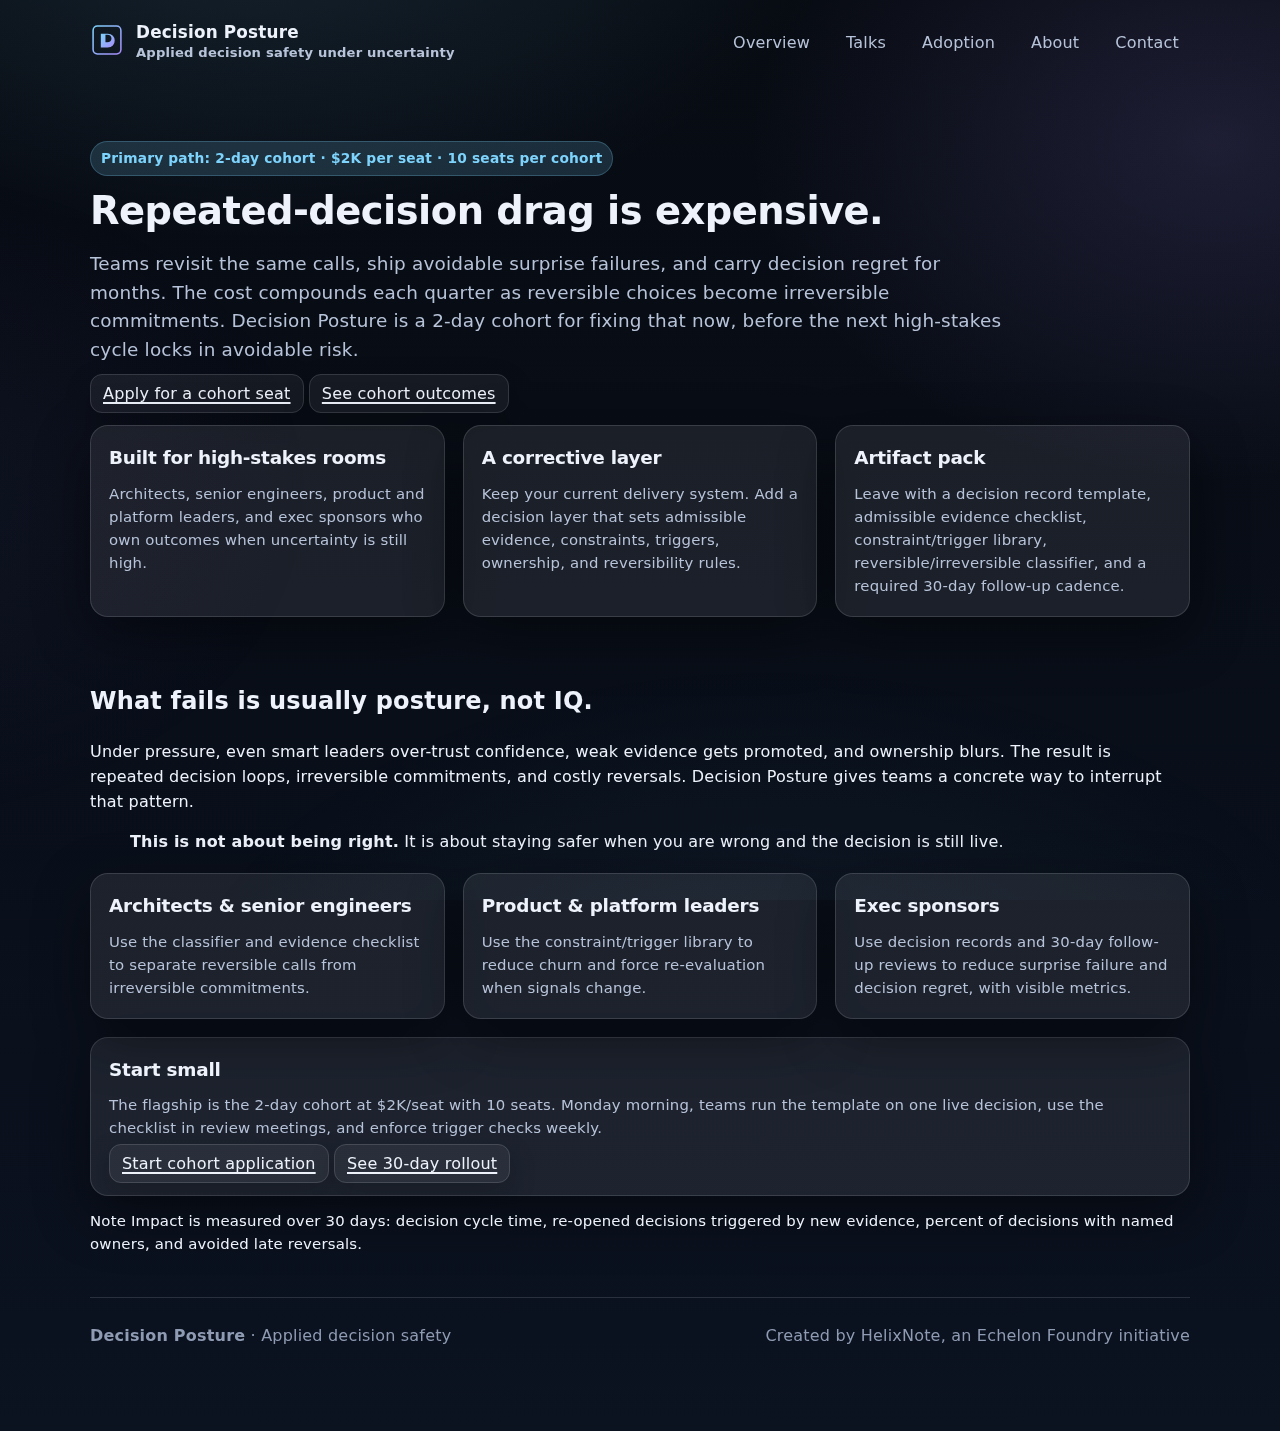
<file: index.html>
<!doctype html>
<html lang="en">
<head>
  <meta charset="utf-8" />
  <meta name="viewport" content="width=device-width, initial-scale=1" />
  <title>Decision Posture — Reduce irreversible risk under uncertainty</title>
  <meta name="description" content="Decision Posture is a 2-day cohort for architects, senior engineers, product/platform leaders, and exec sponsors to cut repeated-decision drag, surprise failure, and decision regret with concrete decision artifacts." />
  <meta property="og:title" content="Decision Posture" />
  <meta property="og:description" content="Applied decision safety for high-stakes environments." />
  <meta property="og:type" content="website" />
  <meta property="og:image" content="assets/logo.svg" />
  <meta name="theme-color" content="#070b12" />
  <link rel="icon" href="assets/logo.svg" type="image/svg+xml" />
  <link rel="stylesheet" href="css/site.css" />
</head>
<body>

  <div class="wrap">
    <header class="site-header" role="banner">
      <div class="brand">
        <a href="index.html" aria-label="Decision Posture home">
          <img src="assets/logo.svg" alt="" width="34" height="34" loading="lazy" />
        </a>
        <div>
          <div class="brand-title">Decision Posture</div>
          <div class="brand-sub">Applied decision safety under uncertainty</div>
        </div>
      </div>
      <nav id="site-nav" class="nav" aria-label="Primary navigation">
        <a href="decision-posture.html" class="active">Overview</a>
        <a href="talks.html">Talks</a>
        <a href="adoption.html">Adoption</a>
        <a href="about.html">About</a>
        <a href="contact.html">Contact</a>
      </nav>
    </header>

    <main id="main">
      <section class="hero">
        <div class="kicker">Primary path: 2-day cohort · $2K per seat · 10 seats per cohort</div>
        <h1>Repeated-decision drag is expensive.</h1>
        <p class="lede">
          Teams revisit the same calls, ship avoidable surprise failures, and carry decision regret for months.
          The cost compounds each quarter as reversible choices become irreversible commitments.
          Decision Posture is a 2-day cohort for fixing that now, before the next high-stakes cycle locks in avoidable risk.
        </p>

        <div class="cta-row">
          <a class="btn btn-primary" href="contact.html">Apply for a cohort seat</a>
          <a class="btn" href="decision-posture.html">See cohort outcomes</a>
        </div>

        <div class="cards">
          <div class="card">
            <h3>Built for high-stakes rooms</h3>
            <p class="small">Architects, senior engineers, product and platform leaders, and exec sponsors who own outcomes when uncertainty is still high.</p>
          </div>
          <div class="card">
            <h3>A corrective layer</h3>
            <p class="small">Keep your current delivery system. Add a decision layer that sets admissible evidence, constraints, triggers, ownership, and reversibility rules.</p>
          </div>
          <div class="card">
            <h3>Artifact pack</h3>
            <p class="small">Leave with a decision record template, admissible evidence checklist, constraint/trigger library, reversible/irreversible classifier, and a required 30-day follow-up cadence.</p>
          </div>
        </div>
      </section>

      <section class="section">
        <div class="content">
          <h2>What fails is usually posture, not IQ.</h2>
          <p>
            Under pressure, even smart leaders over-trust confidence, weak evidence gets promoted, and ownership blurs.
            The result is repeated decision loops, irreversible commitments, and costly reversals.
            Decision Posture gives teams a concrete way to interrupt that pattern.
          </p>

          <blockquote>
            <p><strong>This is not about being right.</strong> It is about staying safer when you are wrong and the decision is still live.</p>
          </blockquote>

          <div class="cards">
            <div class="card">
              <h3>Architects & senior engineers</h3>
              <p class="small">Use the classifier and evidence checklist to separate reversible calls from irreversible commitments.</p>
            </div>
            <div class="card">
              <h3>Product & platform leaders</h3>
              <p class="small">Use the constraint/trigger library to reduce churn and force re-evaluation when signals change.</p>
            </div>
            <div class="card">
              <h3>Exec sponsors</h3>
              <p class="small">Use decision records and 30-day follow-up reviews to reduce surprise failure and decision regret, with visible metrics.</p>
            </div>
          </div>

          <div class="card" style="margin-top:18px">
            <h3>Start small</h3>
            <p class="small">The flagship is the 2-day cohort at $2K/seat with 10 seats. Monday morning, teams run the template on one live decision, use the checklist in review meetings, and enforce trigger checks weekly.</p>
            <div class="cta-row" style="margin-top:12px">
              <a class="btn btn-primary" href="contact.html">Start cohort application</a>
              <a class="btn" href="adoption.html">See 30-day rollout</a>
            </div>
          </div>

          <p class="small" style="margin-top:14px">
            <span class="badge">Note</span>
            Impact is measured over 30 days: decision cycle time, re-opened decisions triggered by new evidence, percent of decisions with named owners, and avoided late reversals.
          </p>
        </div>
      </section>

      <div class="footer" role="contentinfo">
        <span><strong>Decision Posture</strong> · Applied decision safety</span>
        <span>Created by HelixNote, an Echelon Foundry initiative</span>
      </div>
    </main>
  </div>
</body>
</html>
</file>
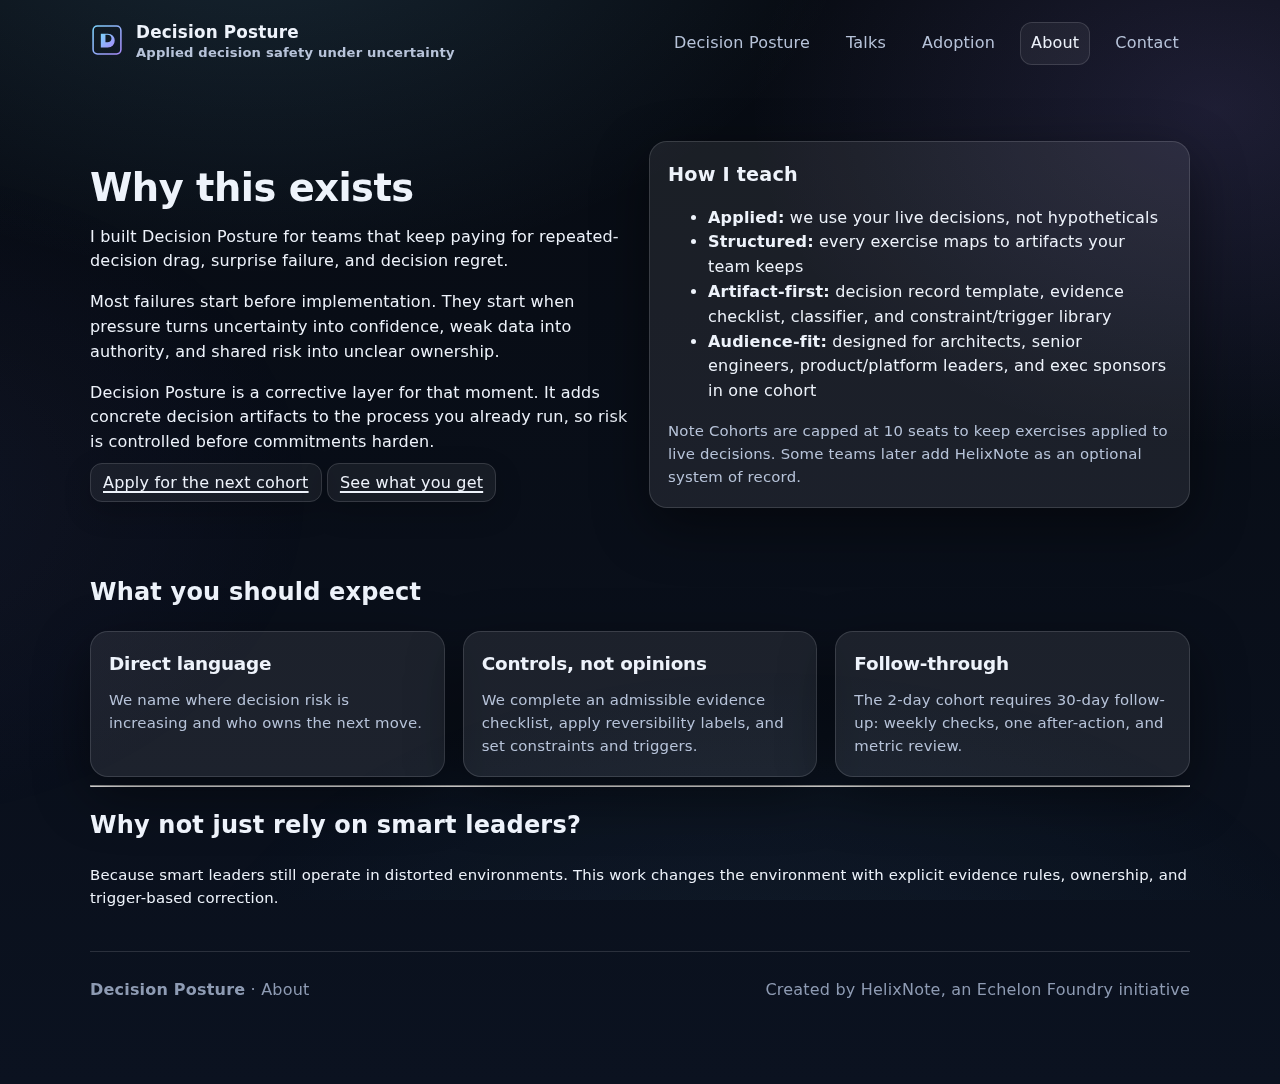
<file: about.html>
<!doctype html>
<html lang="en">
<head>
  <meta charset="utf-8" />
  <meta name="viewport" content="width=device-width, initial-scale=1" />
  <title>About — Decision Posture</title>
  <meta name="description" content="Why Decision Posture exists: reduce irreversible risk, decision regret, and surprise failure with concrete decision artifacts and 30-day follow-up enforcement." />
  <meta property="og:title" content="About — Decision Posture" />
  <meta property="og:description" content="Why this exists and how it's taught." />
  <meta property="og:type" content="website" />
  <meta property="og:image" content="assets/logo.svg" />
  <meta name="theme-color" content="#070b12" />
  <link rel="icon" href="assets/logo.svg" type="image/svg+xml" />
  <link rel="stylesheet" href="css/site.css" />
</head>
<body>
  <div class="wrap">
    <header class="site-header" role="banner">
      <div class="brand">
        <a href="index.html" aria-label="Decision Posture home"><img src="assets/logo.svg" alt="" width="34" height="34" loading="lazy" /></a>
        <div>
          <div class="brand-title">Decision Posture</div>
          <div class="brand-sub">Applied decision safety under uncertainty</div>
        </div>
      </div>      <nav class="nav" id="site-nav" aria-label="primary navigation">
        <a href="decision-posture.html">Decision Posture</a>
        <a href="talks.html">Talks</a>
        <a href="adoption.html">Adoption</a>
        <a href="about.html" aria-current="page">About</a>
        <a href="contact.html">Contact</a>
      </nav>
    </header>

    <main id="main">
      <section class="hero">
        <div class="grid" style="align-items:center">
          <div>
            <h1>Why this exists</h1>
            <p class="lead">I built Decision Posture for teams that keep paying for repeated-decision drag, surprise failure, and decision regret.</p>
            <p>Most failures start before implementation. They start when pressure turns uncertainty into confidence, weak data into authority, and shared risk into unclear ownership.</p>
            <p>Decision Posture is a corrective layer for that moment. It adds concrete decision artifacts to the process you already run, so risk is controlled before commitments harden.</p>
            <div class="cta-row" style="margin-top:14px">
              <a class="btn btn-primary" href="contact.html">Apply for the next cohort</a>
              <a class="btn" href="decision-posture.html">See what you get</a>
            </div>
          </div>
          <div class="card">
            <h2 style="margin-top:0">How I teach</h2>
            <ul>
              <li><strong>Applied:</strong> we use your live decisions, not hypotheticals</li>
              <li><strong>Structured:</strong> every exercise maps to artifacts your team keeps</li>
              <li><strong>Artifact-first:</strong> decision record template, evidence checklist, classifier, and constraint/trigger library</li>
              <li><strong>Audience-fit:</strong> designed for architects, senior engineers, product/platform leaders, and exec sponsors in one cohort</li>
            </ul>
            <p class="small"><span class="badge">Note</span> Cohorts are capped at 10 seats to keep exercises applied to live decisions. Some teams later add HelixNote as an optional system of record.</p>
          </div>
        </div>
      </section>

      <section class="section">
        <div class="content">
          <h2>What you should expect</h2>
          <div class="cards">
            <div class="card">
              <h3>Direct language</h3>
              <p class="small">We name where decision risk is increasing and who owns the next move.</p>
            </div>
            <div class="card">
              <h3>Controls, not opinions</h3>
              <p class="small">We complete an admissible evidence checklist, apply reversibility labels, and set constraints and triggers.</p>
            </div>
            <div class="card">
              <h3>Follow-through</h3>
              <p class="small">The 2-day cohort requires 30-day follow-up: weekly checks, one after-action, and metric review.</p>
            </div>
          </div>

          <hr>

          <h2>Why not just rely on smart leaders?</h2>
          <p class="small">Because smart leaders still operate in distorted environments. This work changes the environment with explicit evidence rules, ownership, and trigger-based correction.</p>
        </div>
      </section>

      <div class="footer" role="contentinfo">
        <span><strong>Decision Posture</strong> · About</span>
        <span>Created by HelixNote, an Echelon Foundry initiative</span>
      </div>
    </main>
  </div>
</body>
</html>
</file>
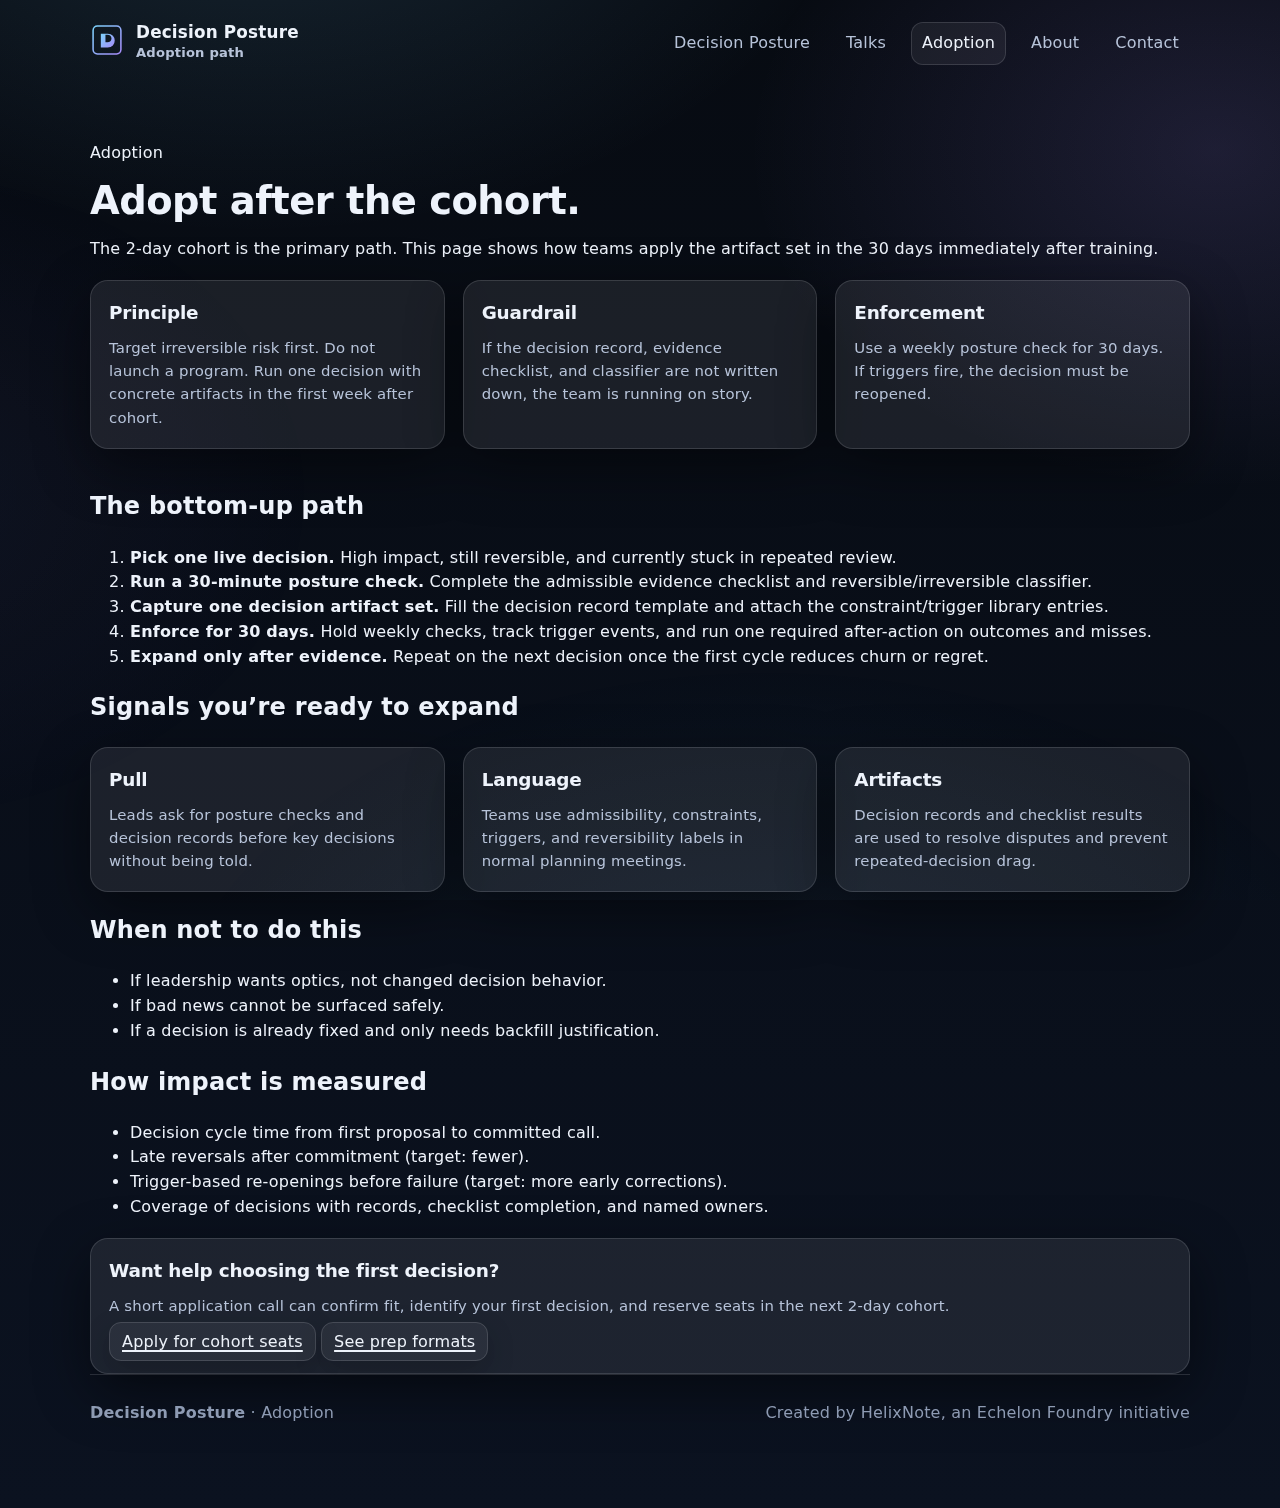
<file: adoption.html>
<!doctype html>
<html lang="en">
<head>
  <meta charset="utf-8" />
  <meta name="viewport" content="width=device-width, initial-scale=1" />
  <title>Adoption — Start without a rollout</title>
  <meta name="description" content="Adoption path after the 2-day Decision Posture cohort ($2K/seat, 10 seats): run one live decision with the artifact set and enforce for 30 days." />
  <meta property="og:title" content="Adoption — Decision Posture" />
  <meta property="og:description" content="Start with one decision. Enforce for 30 days." />
  <meta property="og:type" content="website" />
  <meta property="og:image" content="assets/logo.svg" />
  <meta name="theme-color" content="#070b12" />
  <link rel="icon" href="assets/logo.svg" type="image/svg+xml" />
  <link rel="stylesheet" href="css/site.css" />
</head>
<body>

  <div class="wrap">
    <header class="site-header" role="banner">
      <div class="brand">
        <a href="index.html" aria-label="Decision Posture home">
          <img src="assets/logo.svg" alt="" width="34" height="34" loading="lazy" />
        </a>
        <div>
          <div class="brand-title">Decision Posture</div>
          <div class="brand-sub">Adoption path</div>
        </div>
      </div>
      <nav class="nav" id="site-nav" aria-label="primary">
        <a href="decision-posture.html">Decision Posture</a>
        <a href="talks.html">Talks</a>
        <a href="adoption.html" aria-current="page">Adoption</a>
        <a href="about.html">About</a>
        <a href="contact.html">Contact</a>
      </nav>
    </header>

    <main id="main" role="main">
      <section class="hero">
        <div class="eyebrow">Adoption</div>
        <h1>Adopt after the cohort.</h1>
        <p class="lead">The 2-day cohort is the primary path. This page shows how teams apply the artifact set in the 30 days immediately after training.</p>

        <div class="cards">
          <div class="card">
            <h3>Principle</h3>
            <p class="small">Target irreversible risk first. Do not launch a program. Run one decision with concrete artifacts in the first week after cohort.</p>
          </div>
          <div class="card">
            <h3>Guardrail</h3>
            <p class="small">If the decision record, evidence checklist, and classifier are not written down, the team is running on story.</p>
          </div>
          <div class="card">
            <h3>Enforcement</h3>
            <p class="small">Use a weekly posture check for 30 days. If triggers fire, the decision must be reopened.</p>
          </div>
        </div>
      </section>

      <section>
        <div class="content">
          <h2>The bottom‑up path</h2>
          <ol>
            <li><strong>Pick one live decision.</strong> High impact, still reversible, and currently stuck in repeated review.</li>
            <li><strong>Run a 30-minute posture check.</strong> Complete the admissible evidence checklist and reversible/irreversible classifier.</li>
            <li><strong>Capture one decision artifact set.</strong> Fill the decision record template and attach the constraint/trigger library entries.</li>
            <li><strong>Enforce for 30 days.</strong> Hold weekly checks, track trigger events, and run one required after-action on outcomes and misses.</li>
            <li><strong>Expand only after evidence.</strong> Repeat on the next decision once the first cycle reduces churn or regret.</li>
          </ol>

          <h2>Signals you’re ready to expand</h2>
          <div class="cards">
            <div class="card">
              <h3>Pull</h3>
              <p class="small">Leads ask for posture checks and decision records before key decisions without being told.</p>
            </div>
            <div class="card">
              <h3>Language</h3>
              <p class="small">Teams use admissibility, constraints, triggers, and reversibility labels in normal planning meetings.</p>
            </div>
            <div class="card">
              <h3>Artifacts</h3>
              <p class="small">Decision records and checklist results are used to resolve disputes and prevent repeated-decision drag.</p>
            </div>
          </div>

          <h2>When not to do this</h2>
          <ul>
            <li>If leadership wants optics, not changed decision behavior.</li>
            <li>If bad news cannot be surfaced safely.</li>
            <li>If a decision is already fixed and only needs backfill justification.</li>
          </ul>

          <h2>How impact is measured</h2>
          <ul>
            <li>Decision cycle time from first proposal to committed call.</li>
            <li>Late reversals after commitment (target: fewer).</li>
            <li>Trigger-based re-openings before failure (target: more early corrections).</li>
            <li>Coverage of decisions with records, checklist completion, and named owners.</li>
          </ul>

          <div class="card" style="margin-top:18px">
            <h3>Want help choosing the first decision?</h3>
            <p class="small">A short application call can confirm fit, identify your first decision, and reserve seats in the next 2-day cohort.</p>
            <div class="cta-row" style="margin-top:12px">
              <a class="btn btn-primary" href="contact.html">Apply for cohort seats</a>
              <a class="btn" href="talks.html">See prep formats</a>
            </div>
          </div>

        </div>
      </section>

      <div class="footer" role="contentinfo">
        <span><strong>Decision Posture</strong> · Adoption</span>
        <span>Created by HelixNote, an Echelon Foundry initiative</span>
      </div>
    </main>
  </div>
</body>
</html>
</file>
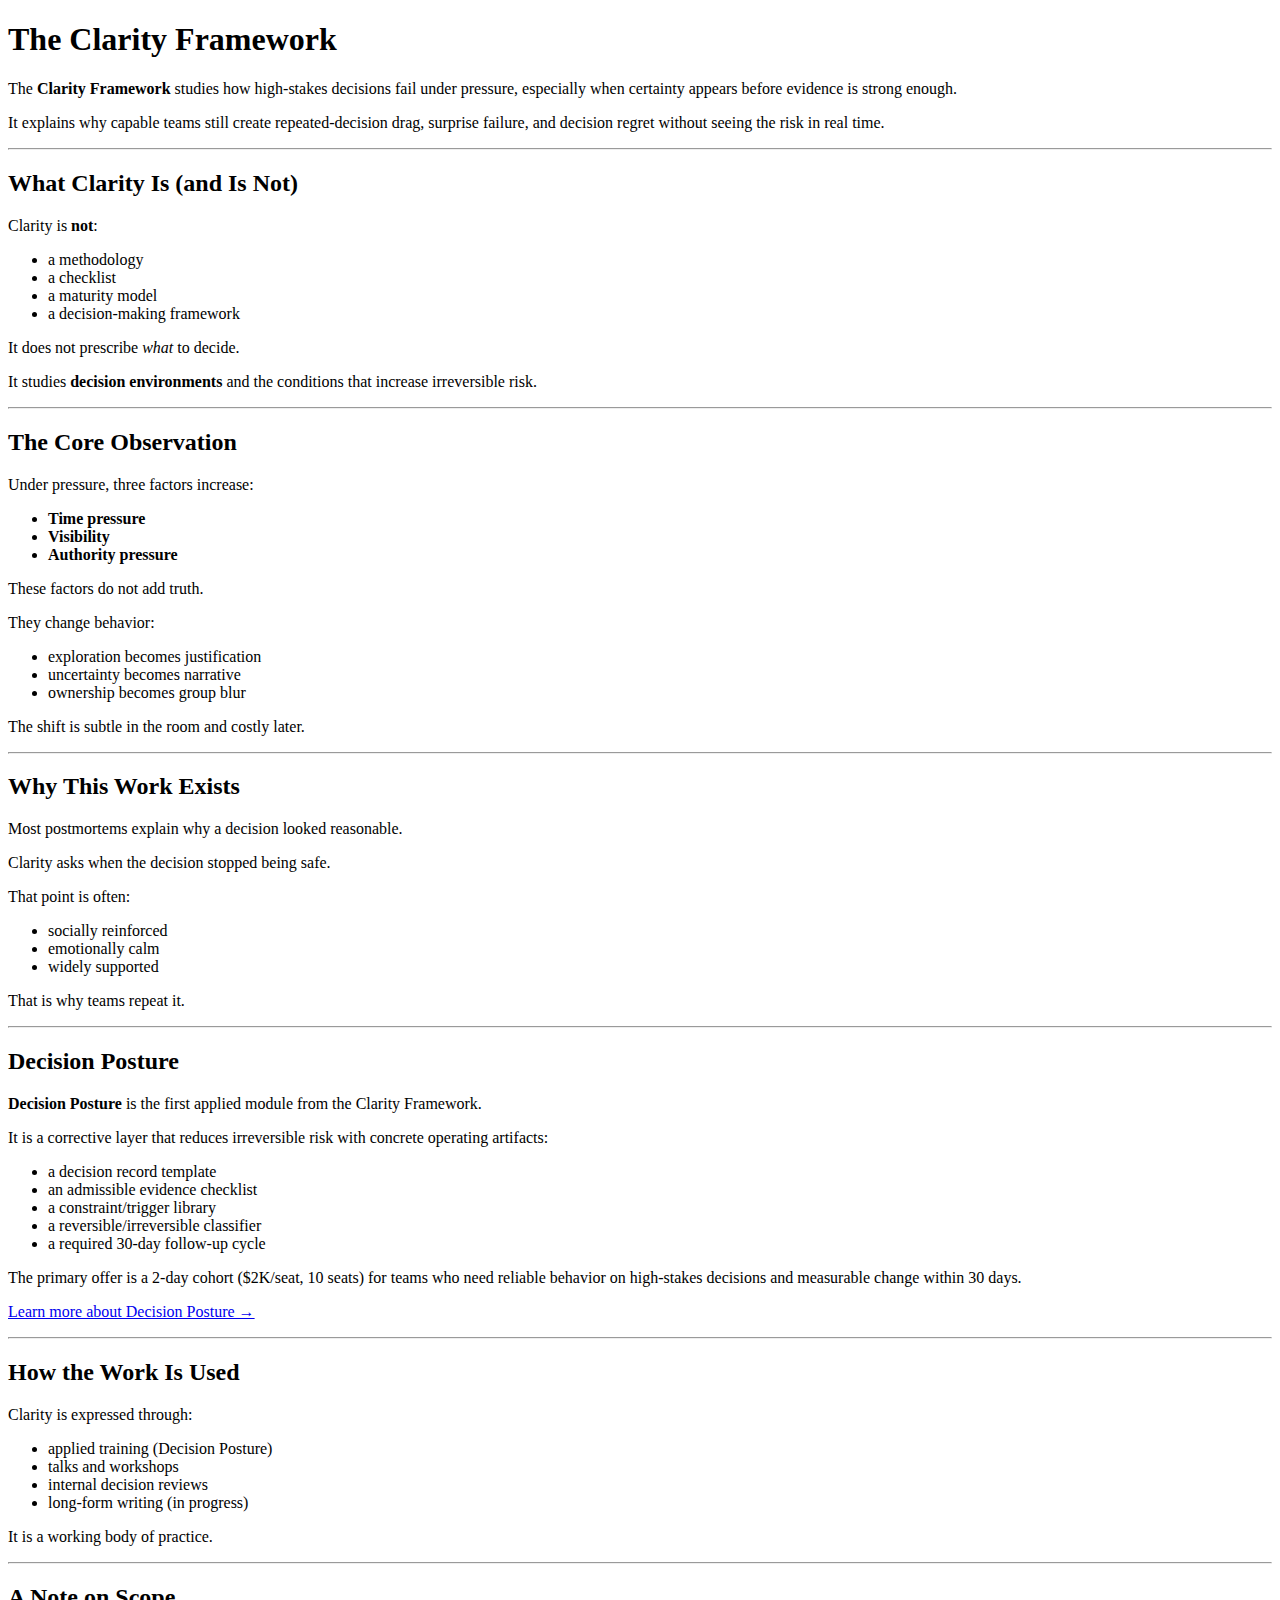
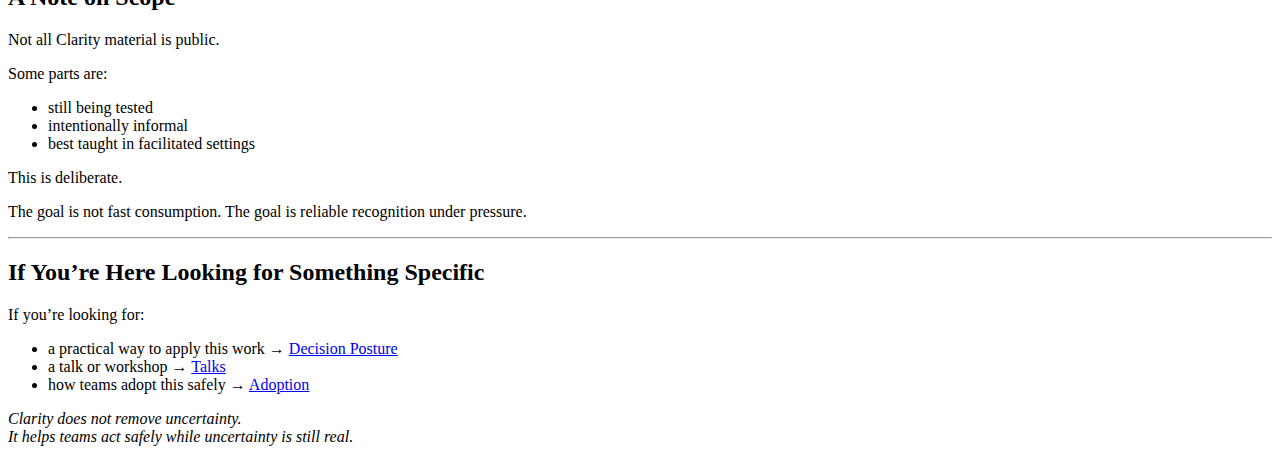
<file: clarity.html>
<!doctype html>
<html lang="en">
<head>
  <meta charset="utf-8" />
  <title>The Clarity Framework</title>
  <meta name="viewport" content="width=device-width, initial-scale=1" />
  <meta name="description" content="The Clarity Framework studies why decision environments fail under pressure and supports Decision Posture as a corrective layer with concrete decision artifacts." />
</head>

<body>
  <main class="wrap prose">

    <h1>The Clarity Framework</h1>

    <p class="lede">
      The <strong>Clarity Framework</strong> studies how high-stakes decisions fail under pressure,
      especially when certainty appears before evidence is strong enough.
    </p>

    <p>
      It explains why capable teams still create repeated-decision drag, surprise failure,
      and decision regret without seeing the risk in real time.
    </p>

    <hr />

    <h2>What Clarity Is (and Is Not)</h2>

    <p>
      Clarity is <strong>not</strong>:
    </p>

    <ul>
      <li>a methodology</li>
      <li>a checklist</li>
      <li>a maturity model</li>
      <li>a decision-making framework</li>
    </ul>

    <p>
      It does not prescribe <em>what</em> to decide.
    </p>

    <p>
      It studies <strong>decision environments</strong> and the conditions that increase irreversible risk.
    </p>

    <hr />

    <h2>The Core Observation</h2>

    <p>
      Under pressure, three factors increase:
    </p>

    <ul>
      <li><strong>Time pressure</strong></li>
      <li><strong>Visibility</strong></li>
      <li><strong>Authority pressure</strong></li>
    </ul>

    <p>
      These factors do not add truth.
    </p>

    <p>
      They change behavior:
    </p>

    <ul>
      <li>exploration becomes justification</li>
      <li>uncertainty becomes narrative</li>
      <li>ownership becomes group blur</li>
    </ul>

    <p>
      The shift is subtle in the room and costly later.
    </p>

    <hr />

    <h2>Why This Work Exists</h2>

    <p>
      Most postmortems explain why a decision looked reasonable.
    </p>

    <p>
      Clarity asks when the decision stopped being safe.
    </p>

    <p>
      That point is often:
    </p>

    <ul>
      <li>socially reinforced</li>
      <li>emotionally calm</li>
      <li>widely supported</li>
    </ul>

    <p>
      That is why teams repeat it.
    </p>

    <hr />

    <h2>Decision Posture</h2>

    <p>
      <strong>Decision Posture</strong> is the first applied module from the Clarity Framework.
    </p>

    <p>
      It is a corrective layer that reduces irreversible risk with concrete operating artifacts:
    </p>

    <ul>
      <li>a decision record template</li>
      <li>an admissible evidence checklist</li>
      <li>a constraint/trigger library</li>
      <li>a reversible/irreversible classifier</li>
      <li>a required 30-day follow-up cycle</li>
    </ul>

    <p>
      The primary offer is a 2-day cohort ($2K/seat, 10 seats) for teams who need reliable behavior on high-stakes decisions and measurable change within 30 days.
    </p>

    <p>
      <a href="/decision-posture">Learn more about Decision Posture →</a>
    </p>

    <hr />

    <h2>How the Work Is Used</h2>

    <p>
      Clarity is expressed through:
    </p>

    <ul>
      <li>applied training (Decision Posture)</li>
      <li>talks and workshops</li>
      <li>internal decision reviews</li>
      <li>long-form writing (in progress)</li>
    </ul>

    <p>
      It is a working body of practice.
    </p>

    <hr />

    <h2>A Note on Scope</h2>

    <p>
      Not all Clarity material is public.
    </p>

    <p>
      Some parts are:
    </p>

    <ul>
      <li>still being tested</li>
      <li>intentionally informal</li>
      <li>best taught in facilitated settings</li>
    </ul>

    <p>
      This is deliberate.
    </p>

    <p>
      The goal is not fast consumption.
      The goal is reliable recognition under pressure.
    </p>

    <hr />

    <h2>If You’re Here Looking for Something Specific</h2>

    <p>
      If you’re looking for:
    </p>

    <ul>
      <li>a practical way to apply this work → <a href="/decision-posture">Decision Posture</a></li>
      <li>a talk or workshop → <a href="/talks">Talks</a></li>
      <li>how teams adopt this safely → <a href="/adoption">Adoption</a></li>
    </ul>

    <p class="closing">
      <em>Clarity does not remove uncertainty.</em><br />
      <em>It helps teams act safely while uncertainty is still real.</em>
    </p>

  </main>
</body>
</html>
</file>
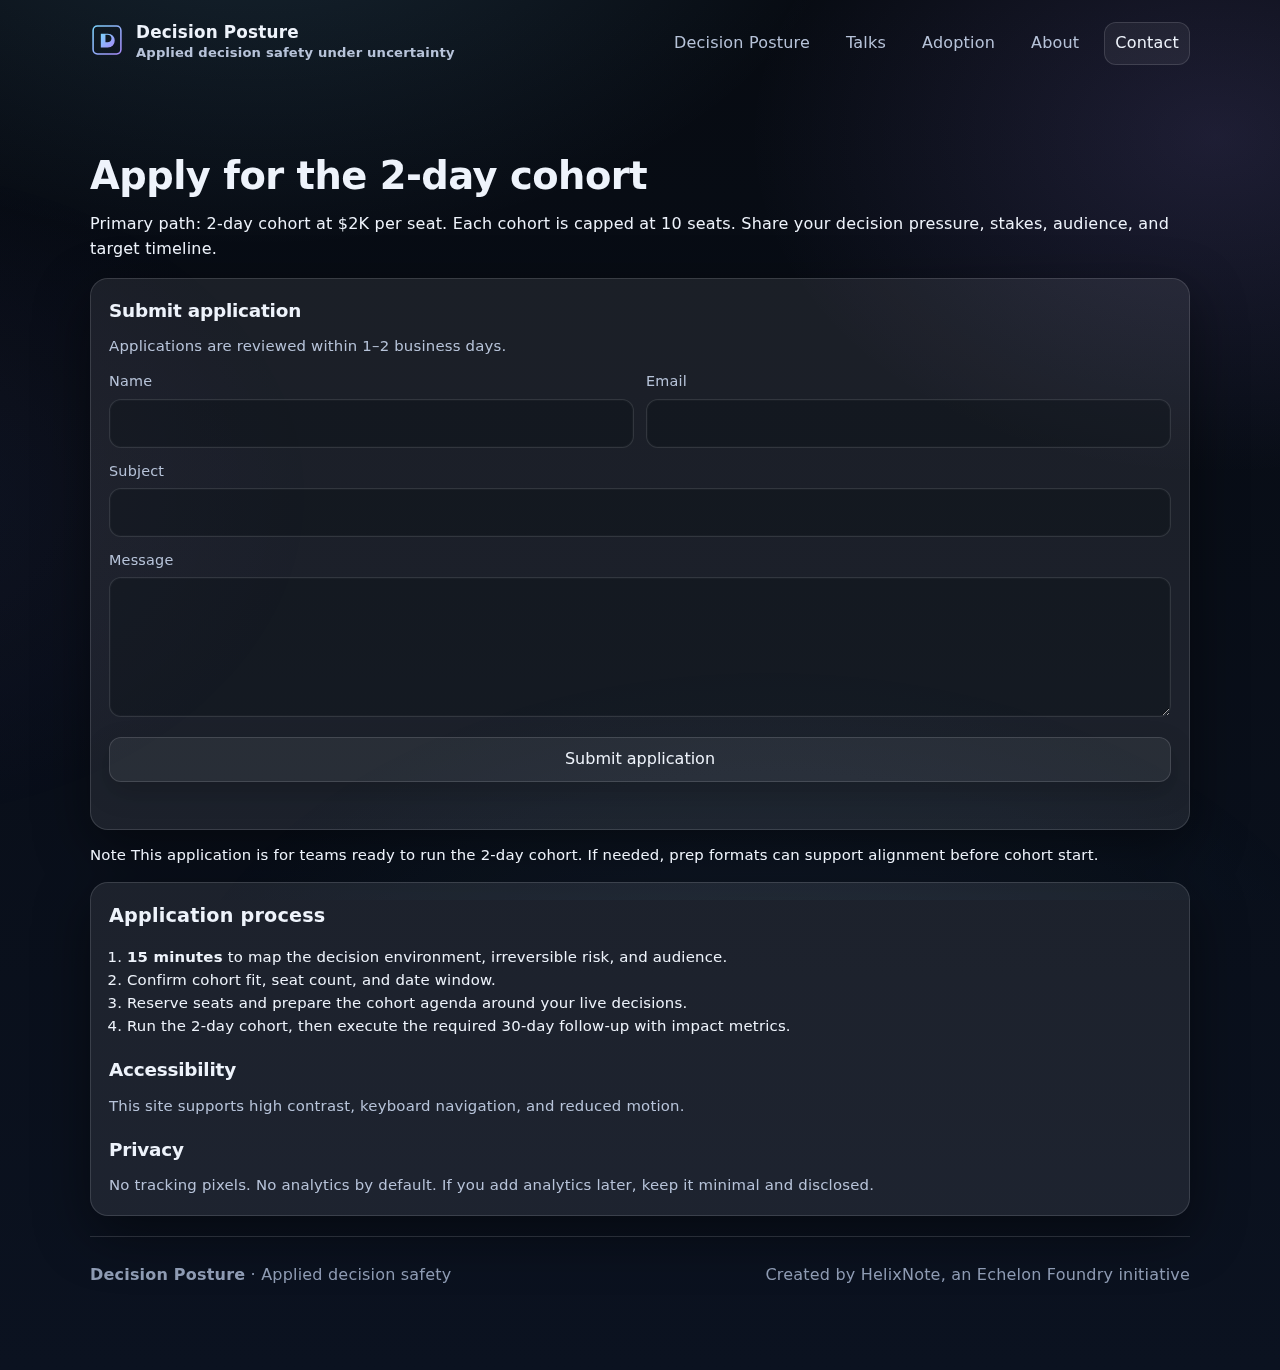
<file: contact.html>
<!doctype html>
<html lang="en">
  <head>
    <meta charset="utf-8" />
    <meta name="viewport" content="width=device-width, initial-scale=1" />
    <title>Apply — Decision Posture Cohort</title>
    <meta
      name="description"
      content="Apply for the 2-day Decision Posture cohort ($2K/seat). Each cohort is capped at 10 seats for senior engineers, architects, product leaders, and exec sponsors."
    />
    <meta property="og:title" content="Apply — Decision Posture Cohort" />
    <meta
      property="og:description"
      content="Request details or schedule a short scoping call."
    />
    <meta property="og:type" content="website" />
    <meta property="og:image" content="assets/logo.svg" />
    <meta name="theme-color" content="#070b12" />
    <link rel="icon" href="assets/logo.svg" type="image/svg+xml" />
    <link rel="stylesheet" href="css/site.css" />
  </head>
  <body>
    <div class="wrap">
      <header class="site-header" role="banner">
        <div class="brand">
          <a href="index.html" aria-label="Decision Posture home">
            <img
              src="assets/logo.svg"
              alt=""
              width="34"
              height="34"
              loading="lazy"
            />
          </a>
          <div>
            <div class="brand-title">Decision Posture</div>
            <div class="brand-sub">
              Applied decision safety under uncertainty
            </div>
          </div>
        </div>
        <nav class="nav" id="site-nav" aria-label="primary">
          <a href="decision-posture.html">Decision Posture</a>
          <a href="talks.html">Talks</a>
          <a href="adoption.html">Adoption</a>
          <a href="about.html">About</a>
          <a href="contact.html" aria-current="page">Contact</a>
        </nav>
      </header>

      <main id="main" role="main">
        <section class="hero">
          <div class="hero-grid">
            <div>
              <h1>Apply for the 2-day cohort</h1>
              <p class="subtitle">
                Primary path: 2-day cohort at $2K per seat. Each cohort is capped at 10 seats.
                Share your decision pressure, stakes, audience, and target timeline.
              </p>

              <div class="card" style="margin-top: 16px">
                <h3>Submit application</h3>
                <p class="small">
                  Applications are reviewed within 1–2 business days.
                </p>
                <form class="contact-form" data-form-id="inquiry">
                  <div class="form-row">
                    <div class="form-field">
                      <label for="contact-name">Name</label>
                      <input
                        id="contact-name"
                        name="name"
                        type="text"
                        autocomplete="name"
                        required
                      />
                    </div>
                    <div class="form-field">
                      <label for="contact-email">Email</label>
                      <input
                        id="contact-email"
                        name="email"
                        type="email"
                        autocomplete="email"
                        required
                      />
                    </div>
                  </div>
                  <div class="form-field">
                    <label for="contact-subject">Subject</label>
                    <input
                      id="contact-subject"
                      name="subject"
                      type="text"
                      autocomplete="off"
                    />
                  </div>
                  <div class="form-field">
                    <label for="contact-message">Message</label>
                    <textarea
                      id="contact-message"
                      name="message"
                      required
                    ></textarea>
                  </div>
                  <div class="form-field form-honeypot" aria-hidden="true">
                    <label for="contact-company">Company</label>
                    <input
                      id="contact-company"
                      name="company"
                      type="text"
                      tabindex="-1"
                      autocomplete="off"
                    />
                  </div>
                  <button class="btn btn-primary" type="submit">
                    Submit application
                  </button>
                  <p
                    class="small form-status"
                    role="status"
                    aria-live="polite"
                  ></p>
                </form>
              </div>

              <p class="small" style="margin-top: 14px">
                <span class="badge">Note</span>
                This application is for teams ready to run the 2-day cohort.
                If needed, prep formats can support alignment before cohort start.
              </p>
            </div>

            <div class="card">
              <h2>Application process</h2>
              <ol class="small" style="padding-left: 18px">
                <li>
                  <strong>15 minutes</strong> to map the decision environment,
                  irreversible risk, and audience.
                </li>
                <li>Confirm cohort fit, seat count, and date window.</li>
                <li>
                  Reserve seats and prepare the cohort agenda around your live decisions.
                </li>
                <li>Run the 2-day cohort, then execute the required 30-day follow-up with impact metrics.</li>
              </ol>

              <h3 style="margin-top: 18px">Accessibility</h3>
              <p class="small">
                This site supports high contrast, keyboard navigation, and
                reduced motion.
              </p>

              <h3 style="margin-top: 18px">Privacy</h3>
              <p class="small">
                No tracking pixels. No analytics by default. If you add
                analytics later, keep it minimal and disclosed.
              </p>
            </div>
          </div>
        </section>

        <div class="footer" role="contentinfo">
          <span
            ><strong>Decision Posture</strong> · Applied decision safety</span
          >
          <span>Created by HelixNote, an Echelon Foundry initiative</span>
        </div>
      </main>
    </div>
    <script defer src="js/contact.js"></script>
  </body>
</html>
</file>
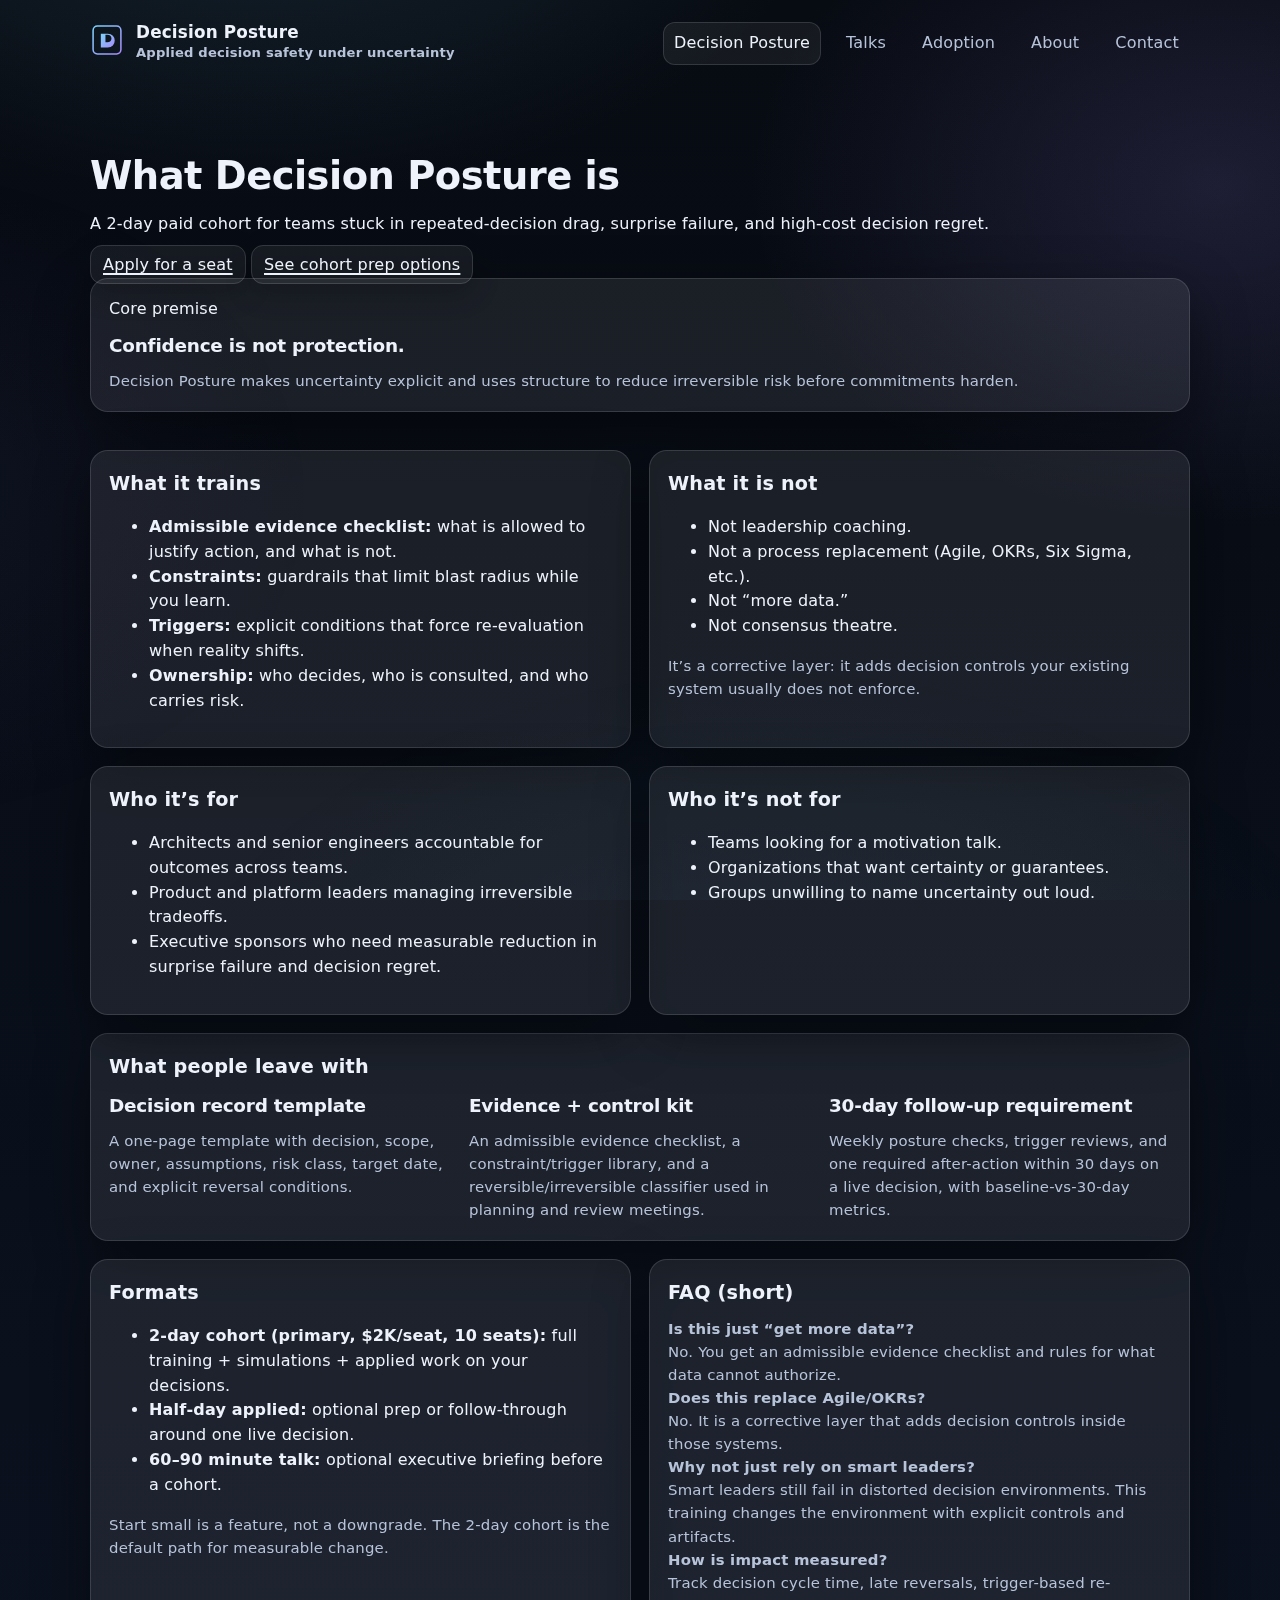
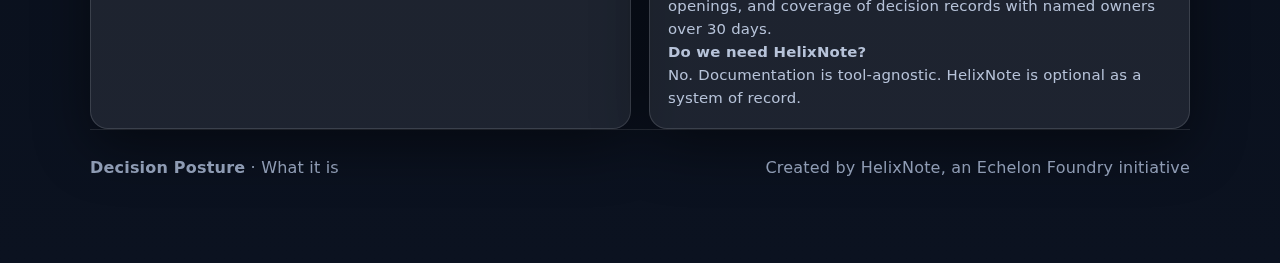
<file: decision-posture.html>
<!doctype html>
<html lang="en">
<head>
  <meta charset="utf-8" />
  <meta name="viewport" content="width=device-width, initial-scale=1" />
  <title>Decision Posture — What it is</title>
  <meta name="description" content="Decision Posture is a 2-day cohort that helps teams reduce irreversible risk, decision regret, and surprise failure with a decision record template, admissible evidence checklist, constraint/trigger library, and reversible/irreversible classifier." />
  <meta property="og:title" content="Decision Posture — What it is" />
  <meta property="og:description" content="Applied decision safety: constraints, triggers, admissible evidence, and ownership." />
  <meta property="og:type" content="website" />
  <meta property="og:image" content="assets/logo.svg" />
  <meta name="theme-color" content="#070b12" />
  <link rel="icon" href="assets/logo.svg" type="image/svg+xml" />
  <link rel="stylesheet" href="css/site.css" />
</head>
<body>

  <div class="wrap">
    <header class="site-header" role="banner">
      <div class="brand">
        <a href="index.html" aria-label="Decision Posture home">
          <img src="assets/logo.svg" alt="" width="34" height="34" loading="lazy" />
        </a>
        <div>
          <div class="brand-title">Decision Posture</div>
          <div class="brand-sub">Applied decision safety under uncertainty</div>
        </div>
      </div>
      <nav id="site-nav" class="nav" aria-label="primary">
        <a href="decision-posture.html" aria-current="page">Decision Posture</a>
        <a href="talks.html">Talks</a>
        <a href="adoption.html">Adoption</a>
        <a href="about.html">About</a>
        <a class="cta" href="contact.html">Contact</a>
      </nav>
    </header>

    <main id="main" role="main">
      <section class="hero">
        <div>
          <h1>What Decision Posture is</h1>
          <p class="lead">A 2-day paid cohort for teams stuck in repeated-decision drag, surprise failure, and high-cost decision regret.</p>
          <div class="cta-row">
            <a class="btn btn-primary" href="contact.html">Apply for a seat</a>
            <a class="btn" href="talks.html">See cohort prep options</a>
          </div>
        </div>
        <div>
          <div class="card">
            <span class="badge">Core premise</span>
            <h3 style="margin-top:10px">Confidence is not protection.</h3>
            <p class="small">Decision Posture makes uncertainty explicit and uses structure to reduce irreversible risk before commitments harden.</p>
          </div>
        </div>
      </section>

      <section>
        <div class="content">
          <div class="cards">
            <div class="card">
              <h2>What it trains</h2>
              <ul>
                <li><strong>Admissible evidence checklist:</strong> what is allowed to justify action, and what is not.</li>
                <li><strong>Constraints:</strong> guardrails that limit blast radius while you learn.</li>
                <li><strong>Triggers:</strong> explicit conditions that force re-evaluation when reality shifts.</li>
                <li><strong>Ownership:</strong> who decides, who is consulted, and who carries risk.</li>
              </ul>
            </div>

            <div class="card">
              <h2>What it is not</h2>
              <ul>
                <li>Not leadership coaching.</li>
                <li>Not a process replacement (Agile, OKRs, Six Sigma, etc.).</li>
                <li>Not “more data.”</li>
                <li>Not consensus theatre.</li>
              </ul>
              <p class="small">It’s a corrective layer: it adds decision controls your existing system usually does not enforce.</p>
            </div>
          </div>

          <div class="cards">
            <div class="card">
              <h2>Who it’s for</h2>
              <ul>
                <li>Architects and senior engineers accountable for outcomes across teams.</li>
                <li>Product and platform leaders managing irreversible tradeoffs.</li>
                <li>Executive sponsors who need measurable reduction in surprise failure and decision regret.</li>
              </ul>
            </div>
            <div class="card">
              <h2>Who it’s not for</h2>
              <ul>
                <li>Teams looking for a motivation talk.</li>
                <li>Organizations that want certainty or guarantees.</li>
                <li>Groups unwilling to name uncertainty out loud.</li>
              </ul>
            </div>
          </div>

          <div class="card" style="margin-top:18px">
            <h2>What people leave with</h2>
            <div class="grid" style="margin-top:10px">
              <div>
                <h3>Decision record template</h3>
                <p class="small">A one-page template with decision, scope, owner, assumptions, risk class, target date, and explicit reversal conditions.</p>
              </div>
              <div>
                <h3>Evidence + control kit</h3>
                <p class="small">An admissible evidence checklist, a constraint/trigger library, and a reversible/irreversible classifier used in planning and review meetings.</p>
              </div>
              <div>
                <h3>30-day follow-up requirement</h3>
                <p class="small">Weekly posture checks, trigger reviews, and one required after-action within 30 days on a live decision, with baseline-vs-30-day metrics.</p>
              </div>
            </div>
          </div>

          <div class="cards">
            <div class="card">
              <h2>Formats</h2>
              <ul>
                <li><strong>2‑day cohort (primary, $2K/seat, 10 seats):</strong> full training + simulations + applied work on your decisions.</li>
                <li><strong>Half‑day applied:</strong> optional prep or follow-through around one live decision.</li>
                <li><strong>60–90 minute talk:</strong> optional executive briefing before a cohort.</li>
              </ul>
              <p class="small">Start small is a feature, not a downgrade. The 2-day cohort is the default path for measurable change.</p>
            </div>
            <div class="card">
              <h2>FAQ (short)</h2>
              <p class="small"><strong>Is this just “get more data”?</strong><br> No. You get an admissible evidence checklist and rules for what data cannot authorize.</p>
              <p class="small"><strong>Does this replace Agile/OKRs?</strong><br> No. It is a corrective layer that adds decision controls inside those systems.</p>
              <p class="small"><strong>Why not just rely on smart leaders?</strong><br> Smart leaders still fail in distorted decision environments. This training changes the environment with explicit controls and artifacts.</p>
              <p class="small"><strong>How is impact measured?</strong><br> Track decision cycle time, late reversals, trigger-based re-openings, and coverage of decision records with named owners over 30 days.</p>
              <p class="small"><strong>Do we need HelixNote?</strong><br> No. Documentation is tool-agnostic. HelixNote is optional as a system of record.</p>
            </div>
          </div>
        </div>
      </section>

      <div class="footer" role="contentinfo">
        <span><strong>Decision Posture</strong> · What it is</span>
        <span>Created by HelixNote, an Echelon Foundry initiative</span>
      </div>
    </main>
  </div>
</body>
</html>
</file>
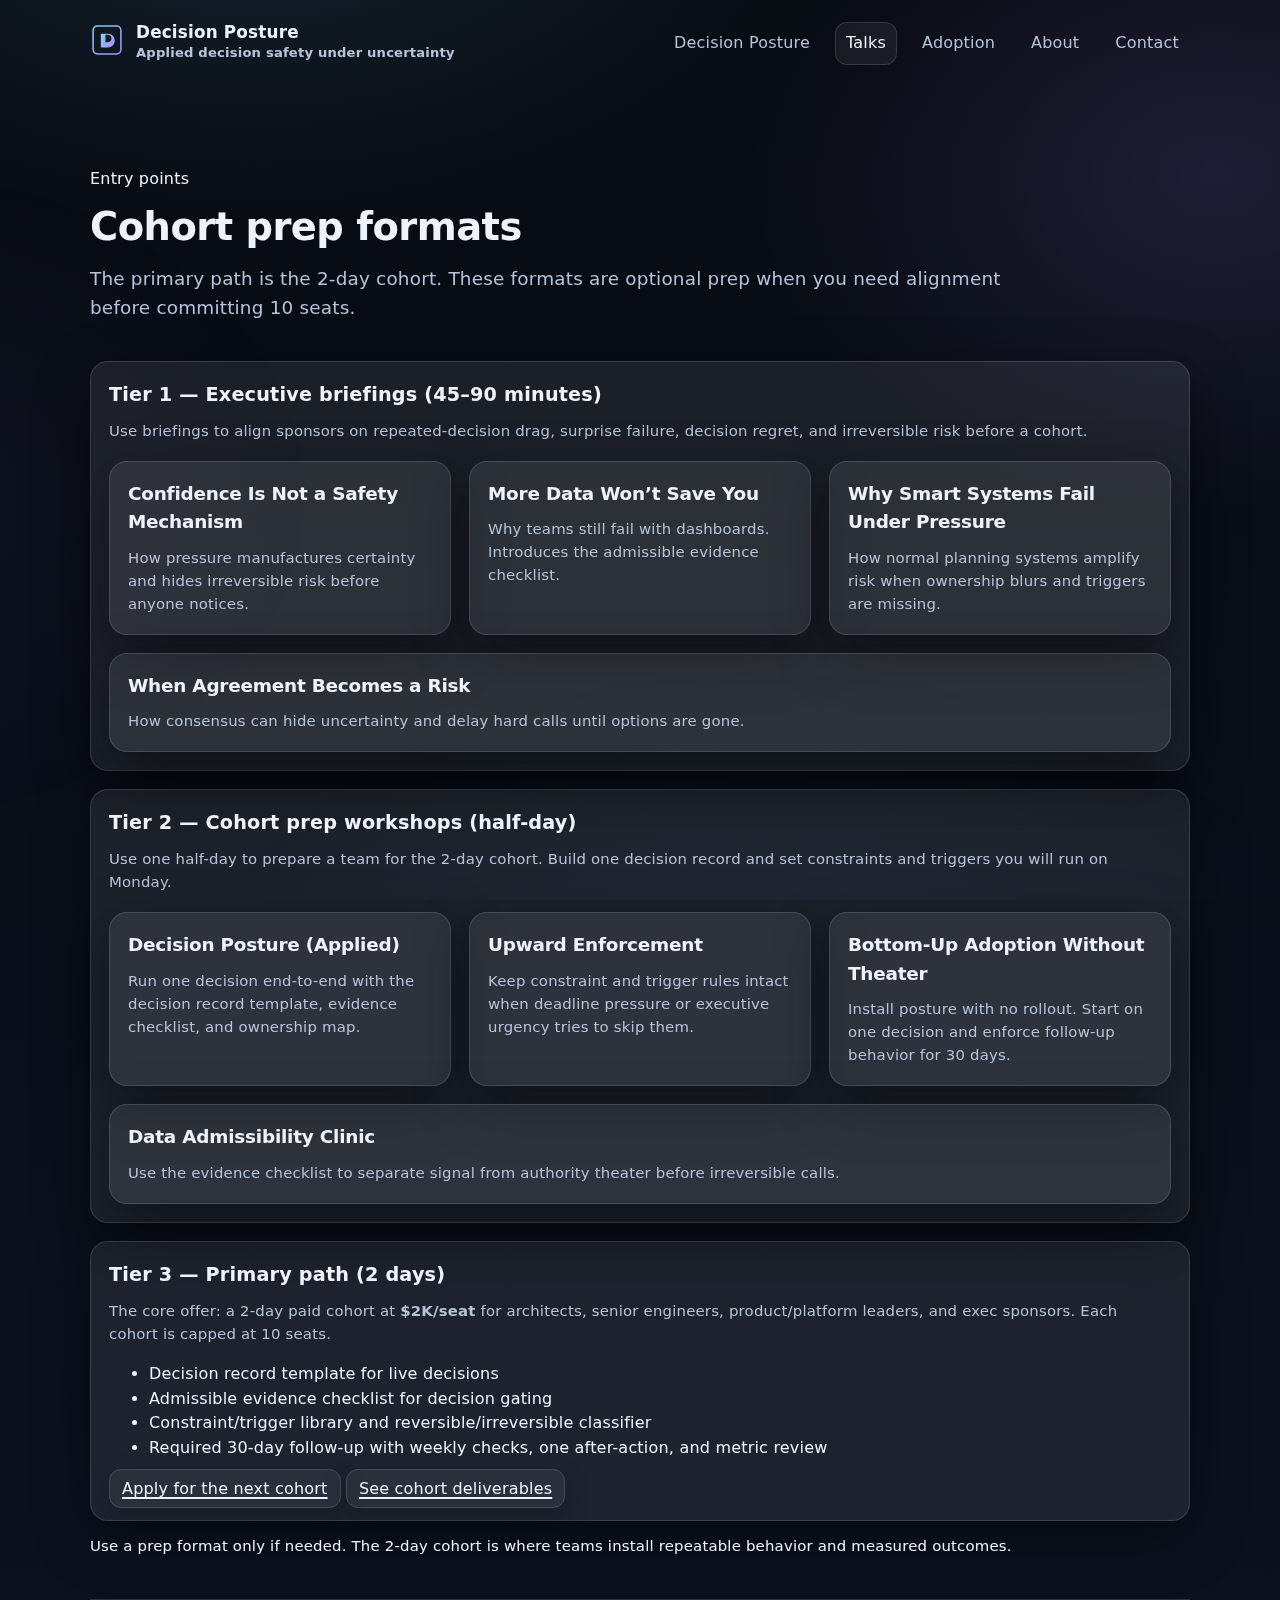
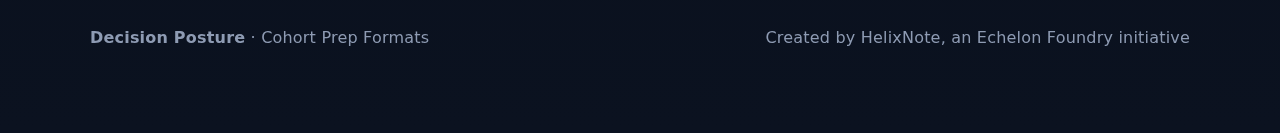
<file: talks.html>
<!doctype html>
<html lang="en">
<head>
  <meta charset="utf-8" />
  <meta name="viewport" content="width=device-width, initial-scale=1" />
  <title>Cohort Prep Formats — Decision Posture</title>
  <meta name="description" content="Prep formats for the primary 2-day Decision Posture cohort ($2K/seat, 10 seats). Talks and half-day sessions support cohort adoption." />
  <meta property="og:title" content="Cohort Prep Formats — Decision Posture" />
  <meta property="og:description" content="Multiple entry points into decision safety." />
  <meta property="og:type" content="website" />
  <meta name="theme-color" content="#070b12" />
  <link rel="icon" href="assets/logo.svg" type="image/svg+xml" />
  <link rel="stylesheet" href="css/site.css" />
</head>
<body>

  <div class="wrap">
    <header class="site-header" role="banner">
      <div class="brand">
        <a href="index.html" aria-label="Decision Posture home">
          <img src="assets/logo.svg" alt="" width="34" height="34" loading="lazy" />
        </a>
        <div>
          <div class="brand-title">Decision Posture</div>
          <div class="brand-sub">Applied decision safety under uncertainty</div>
        </div>
      </div>
      <nav class="nav" id="site-nav" aria-label="Primary">
        <a href="decision-posture.html">Decision Posture</a>
        <a href="talks.html" aria-current="page">Talks</a>
        <a href="adoption.html">Adoption</a>
        <a href="about.html">About</a>
        <a href="contact.html">Contact</a>
      </nav>
    </header>

    <main id="main">
      <section class="section">
        <div class="hero">
          <div>
            <span class="badge">Entry points</span>
            <h1>Cohort prep formats</h1>
            <p class="lede">The primary path is the 2-day cohort. These formats are optional prep when you need alignment before committing 10 seats.</p>
          </div>
        </div>

        <div class="card">
          <h2>Tier 1 — Executive briefings (45–90 minutes)</h2>
          <p class="small">Use briefings to align sponsors on repeated-decision drag, surprise failure, decision regret, and irreversible risk before a cohort.</p>
          <div class="cards">
            <div class="card">
              <h3>Confidence Is Not a Safety Mechanism</h3>
              <p class="small">How pressure manufactures certainty and hides irreversible risk before anyone notices.</p>
            </div>
            <div class="card">
              <h3>More Data Won’t Save You</h3>
              <p class="small">Why teams still fail with dashboards. Introduces the admissible evidence checklist.</p>
            </div>
            <div class="card">
              <h3>Why Smart Systems Fail Under Pressure</h3>
              <p class="small">How normal planning systems amplify risk when ownership blurs and triggers are missing.</p>
            </div>
            <div class="card">
              <h3>When Agreement Becomes a Risk</h3>
              <p class="small">How consensus can hide uncertainty and delay hard calls until options are gone.</p>
            </div>
          </div>
        </div>

        <div class="card" style="margin-top:18px">
          <h2>Tier 2 — Cohort prep workshops (half-day)</h2>
          <p class="small">Use one half-day to prepare a team for the 2-day cohort. Build one decision record and set constraints and triggers you will run on Monday.</p>
          <div class="cards">
            <div class="card">
              <h3>Decision Posture (Applied)</h3>
              <p class="small">Run one decision end-to-end with the decision record template, evidence checklist, and ownership map.</p>
            </div>
            <div class="card">
              <h3>Upward Enforcement</h3>
              <p class="small">Keep constraint and trigger rules intact when deadline pressure or executive urgency tries to skip them.</p>
            </div>
            <div class="card">
              <h3>Bottom-Up Adoption Without Theater</h3>
              <p class="small">Install posture with no rollout. Start on one decision and enforce follow-up behavior for 30 days.</p>
            </div>
            <div class="card">
              <h3>Data Admissibility Clinic</h3>
              <p class="small">Use the evidence checklist to separate signal from authority theater before irreversible calls.</p>
            </div>
          </div>
        </div>

        <div class="card" style="margin-top:18px">
          <h2>Tier 3 — Primary path (2 days)</h2>
          <p class="small">The core offer: a 2-day paid cohort at <strong>$2K/seat</strong> for architects, senior engineers, product/platform leaders, and exec sponsors. Each cohort is capped at 10 seats.</p>
          <ul>
            <li>Decision record template for live decisions</li>
            <li>Admissible evidence checklist for decision gating</li>
            <li>Constraint/trigger library and reversible/irreversible classifier</li>
            <li>Required 30-day follow-up with weekly checks, one after-action, and metric review</li>
          </ul>
          <div class="cta-row">
            <a class="btn btn-primary" href="contact.html">Apply for the next cohort</a>
            <a class="btn" href="decision-posture.html">See cohort deliverables</a>
          </div>
        </div>

        <p class="small" style="margin-top:14px">
          Use a prep format only if needed. The 2-day cohort is where teams install repeatable behavior and measured outcomes.
        </p>

      </section>

      <div class="footer" role="contentinfo">
        <span><strong>Decision Posture</strong> · Cohort Prep Formats</span>
        <span>Created by HelixNote, an Echelon Foundry initiative</span>
      </div>
    </main>
  </div>
</body>
</html>
</file>
<file: css/site.css>
:root{
  --bg:#070b12;
  --bg2:#0b1220;
  --panel:rgba(255,255,255,0.06);
  --card:rgba(255,255,255,0.08);
  --text:#eef3fb;
  --muted:#b7c3d9;
  --faint:#8e9bb3;
  --line:rgba(238,243,251,0.14);
  --accent:#7dd3fc;            /* sky */
  --accent2:rgba(125,211,252,0.16);
  --accent3:#a78bfa;           /* violet */
  --shadow:0 18px 55px rgba(0,0,0,0.45);
  --radius:18px;
  --radius-sm:12px;
  --max:1100px;
  --font: ui-sans-serif, system-ui, -apple-system, Segoe UI, Roboto, Helvetica, Arial, "Apple Color Emoji","Segoe UI Emoji";
}


*{box-sizing:border-box}
html{color-scheme:dark;}

body{
  margin:0;
  font-family:var(--font);
  color:var(--text);
  background: radial-gradient(1100px 700px at 20% -10%, rgba(125,211,252,0.14), transparent 55%),
              radial-gradient(900px 650px at 95% 10%, rgba(167,139,250,0.14), transparent 52%),
              linear-gradient(180deg, var(--bg), var(--bg2));
  min-height:100vh;
  line-height:1.55;
  letter-spacing:0.2px;
}

/* Subtle, non-repeating texture overlay (no tiling) */
body::before{
  content:"";
  position:fixed;
  inset:0;
  pointer-events:none;
  background:
    radial-gradient(1200px 800px at 60% 120%, rgba(125,211,252,0.08), transparent 55%),
    radial-gradient(800px 600px at -10% 55%, rgba(167,139,250,0.06), transparent 60%);
  opacity:0.85;
}

a{color:var(--accent); text-decoration-thickness:2px; text-underline-offset:3px;}
a:hover{opacity:0.95}
a:focus-visible, button:focus-visible, input:focus-visible{
  outline:3px solid var(--accent);
  outline-offset:3px;
  border-radius:10px;
}

.wrap{max-width:calc(var(--max) + 48px); margin:0 auto; padding:0 24px; position:relative;}

/* Header */
.site-header{
  padding:22px 0;
  display:flex;
  align-items:center;
  justify-content:space-between;
  gap:18px;
}
.brand{
  display:flex;
  gap:12px;
  align-items:center;
  text-decoration:none;
  color:var(--text);
}
.logo{
  width:38px; height:38px;
  border-radius:14px;
  background:linear-gradient(135deg, rgba(125,211,252,0.22), rgba(167,139,250,0.22));
  border:1px solid var(--line);
  box-shadow:var(--shadow);
  display:grid; place-items:center;
  font-weight:800;
  letter-spacing:0.8px;
}
.brand-title{font-weight:800; font-size:1.05rem; line-height:1.1;}
.brand-sub{display:block; font-weight:600; font-size:0.82rem; color:var(--muted); margin-top:2px;}

.nav{
  display:flex; gap:14px; align-items:center; flex-wrap:wrap;
}
.nav a{
  color:var(--muted);
  text-decoration:none;
  padding:8px 10px;
  border-radius:12px;
  border:1px solid transparent;
}
.nav a[aria-current="page"]{
  color:var(--text);
  background:var(--panel);
  border-color:var(--line);
}
.nav a:hover{color:var(--text); background:rgba(255,255,255,0.04); border-color:rgba(255,255,255,0.06);}
.btn{
  appearance:none; border:none; cursor:pointer;
  font:inherit;
  color:var(--text);
  background:var(--panel);
  border:1px solid var(--line);
  padding:9px 12px;
  border-radius:12px;
  box-shadow:0 10px 28px rgba(0,0,0,0.20);
}
.btn:hover{transform:translateY(-1px);}
.btn:active{transform:translateY(0);}

/* Layout */
main{padding:20px 0 42px;}
.hero{
  padding:34px 0 20px;
  text-align:left;
}
.kicker{
  display:inline-flex; align-items:center; gap:8px;
  font-weight:700;
  color:var(--accent);
  background:var(--accent2);
  border:1px solid rgba(125,211,252,0.25);
  padding:6px 10px;
  border-radius:999px;
  font-size:0.86rem;
}

h1{font-size:2.4rem; line-height:1.08; margin:14px 0 10px; letter-spacing:-0.5px;}

.lede{font-size:1.15rem; color:var(--muted); max-width:78ch;}

.grid{
  display:grid;
  grid-template-columns:repeat(auto-fit, minmax(260px, 1fr));
  gap:18px;
  align-items:start;
}

.cards{
  display:flex;
  flex-wrap:wrap;
  gap:18px;
  margin-top:18px;
}
.cards .card{
  flex:1 1 280px;
  min-width:240px;
}

.card{
  background:var(--card);
  border:1px solid var(--line);
  border-radius:var(--radius);
  padding:18px;
  box-shadow:var(--shadow);
}

.card h2{margin:0 0 10px; font-size:1.2rem;}
.card h3{margin:0 0 10px; font-size:1.15rem; letter-spacing:-0.2px;}
.card p{margin:0 0 10px; color:var(--muted);}
.card p.small{margin:0; color:var(--muted);}

.contact-form{
  display:grid;
  gap:12px;
  margin-top:12px;
}
.form-row{
  display:grid;
  gap:12px;
}
.form-field label{
  display:block;
  font-size:0.9rem;
  color:var(--muted);
  margin-bottom:6px;
  letter-spacing:0.2px;
}
.form-field input,
.form-field textarea{
  width:100%;
  padding:11px 12px;
  border-radius:12px;
  border:1px solid var(--line);
  background:rgba(7,11,18,0.35);
  color:var(--text);
  font:inherit;
  box-shadow:inset 0 0 0 1px rgba(255,255,255,0.03);
  transition:border-color 160ms ease, box-shadow 160ms ease, background 160ms ease;
}
.form-field input:focus,
.form-field textarea:focus{
  outline:none;
  border-color:rgba(125,211,252,0.5);
  box-shadow:0 0 0 3px rgba(125,211,252,0.18);
  background:rgba(7,11,18,0.6);
}
.form-field textarea{min-height:140px; resize:vertical;}
.form-status{min-height:1.2em;}
.form-honeypot{
  position:absolute;
  left:-9999px;
  width:1px;
  height:1px;
  overflow:hidden;
}

.stack > * + *{margin-top:12px;}

.meta{
  display:flex; flex-wrap:wrap; gap:10px;
  margin-top:14px;
}
.tag{
  display:inline-block;
  padding:7px 10px;
  border-radius:999px;
  border:1px solid var(--line);
  background:rgba(255,255,255,0.04);
  color:var(--muted);
  font-size:0.85rem;
}

.callout{
  border-left:3px solid var(--accent);
  padding:12px 14px;
  background:rgba(125,211,252,0.06);
  border-radius:var(--radius-sm);
  color:var(--muted);
}

.list{margin:10px 0 0; padding-left:18px; color:var(--muted);}
.list li{margin:6px 0;}

.two-col{grid-column:span 12;}
@media (min-width: 900px){
  .two-col{grid-column:span 7;}
  .side{grid-column:span 5;}
}

.section-title{margin:34px 0 14px; font-size:1.4rem; letter-spacing:-0.3px;}

.hr{height:1px; background:var(--line); margin:22px 0;}
.section{padding:26px 0;}

.footer{
  padding:26px 0 40px;
  color:var(--faint);
  border-top:1px solid var(--line);
  display:flex;
  flex-wrap:wrap;
  gap:12px;
  justify-content:space-between;
}
.footer a{color:var(--faint)}

.small{font-size:1rem;}

@media (min-width: 900px){
  .small{font-size:0.93rem;}
  .cards .card{
    flex:1 1 calc(33.333% - 12px);
  }
}

@media (min-width: 700px){
  .form-row{grid-template-columns:repeat(2, minmax(0, 1fr));}
}

@media (max-width: 720px){
  .site-header{flex-wrap:wrap; align-items:flex-start;}
  .nav{width:100%;}
}

@media (max-width: 520px){
  .cards{gap:14px;}
  .cards .card{
    flex:1 1 100%;
    padding:18px;
  }
  .cards .card h3{font-size:1.08rem;}
  .cards .card p.small{font-size:1rem; line-height:1.6;}
}

/* Reduced motion */
@media (prefers-reduced-motion: reduce){
  *{scroll-behavior:auto !important; transition:none !important; animation:none !important;}
  .btn:hover{transform:none;}
}

/* Print */
@media print{
  body{background:#fff; color:#000;}
  body::before{display:none;}
  .site-header, .nav{display:none !important;}
  .card{box-shadow:none;}
  a{color:#000; text-decoration:underline;}
}
</file>
